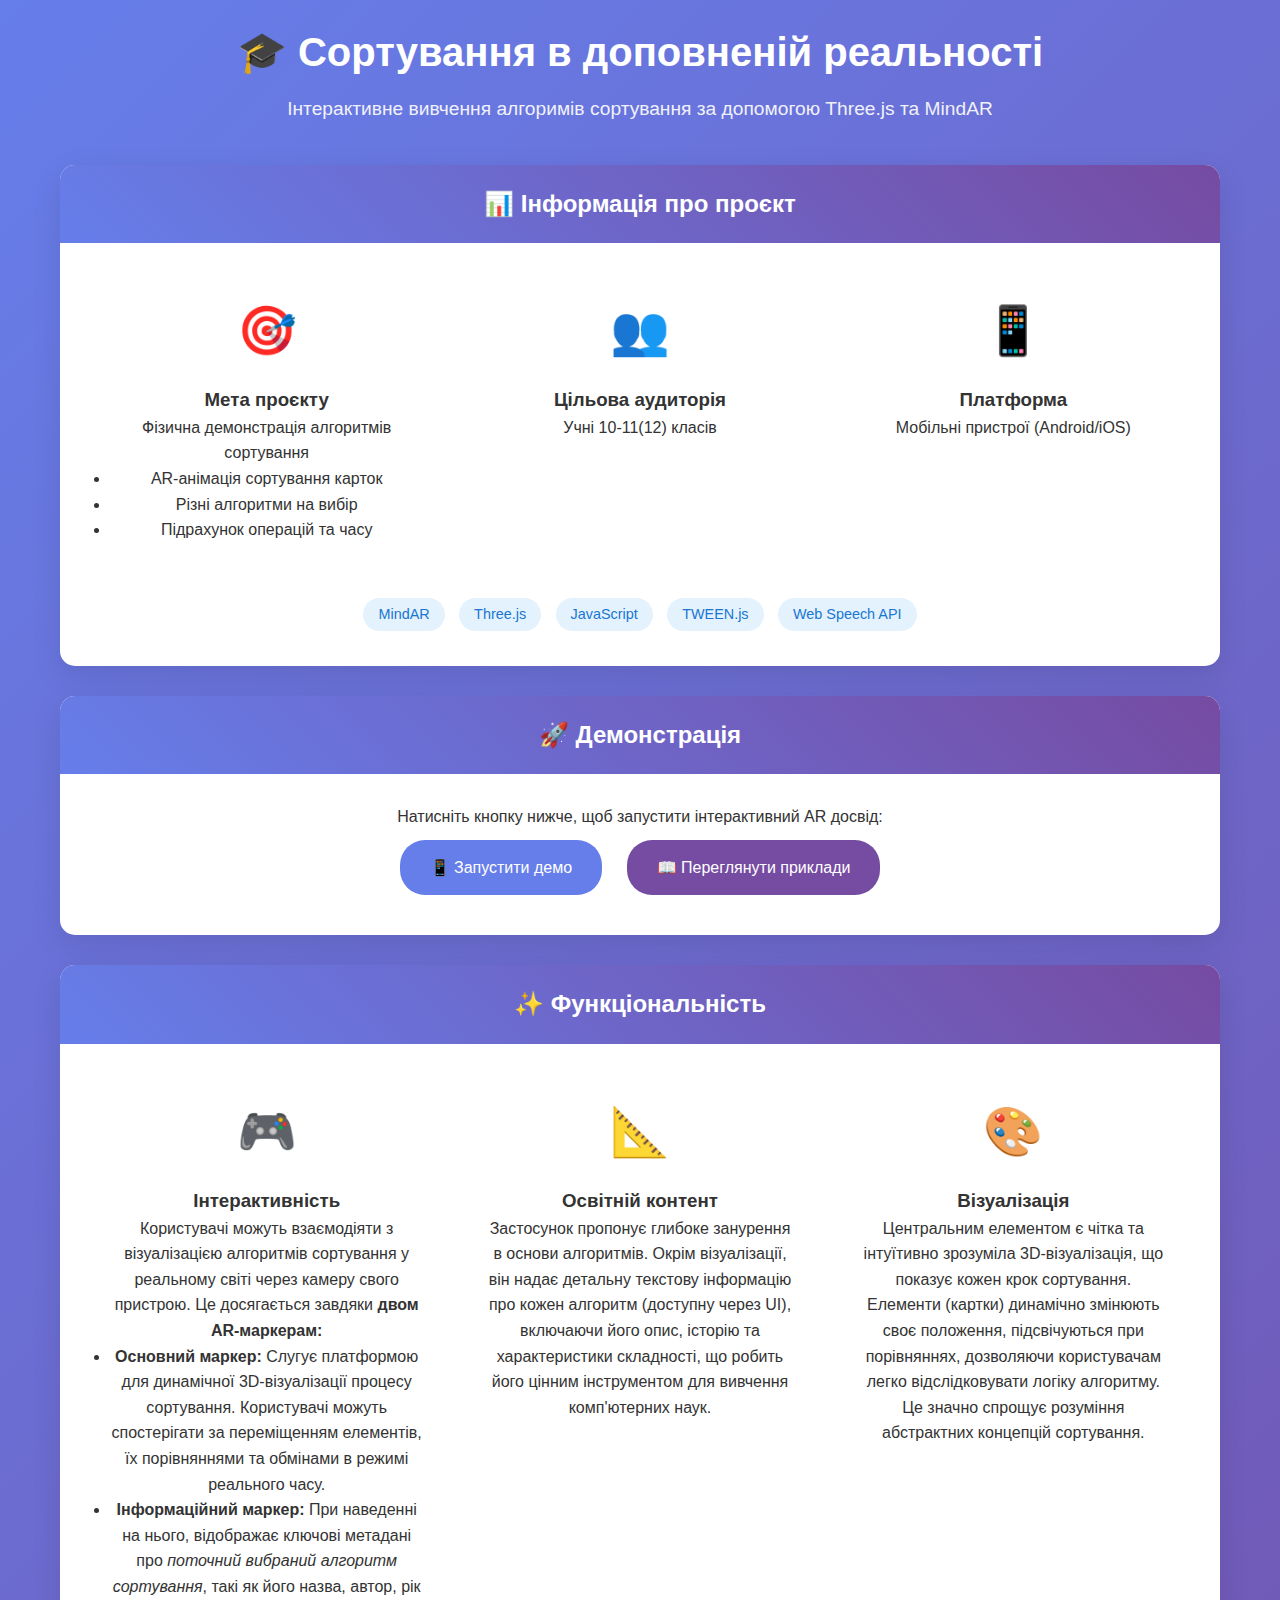
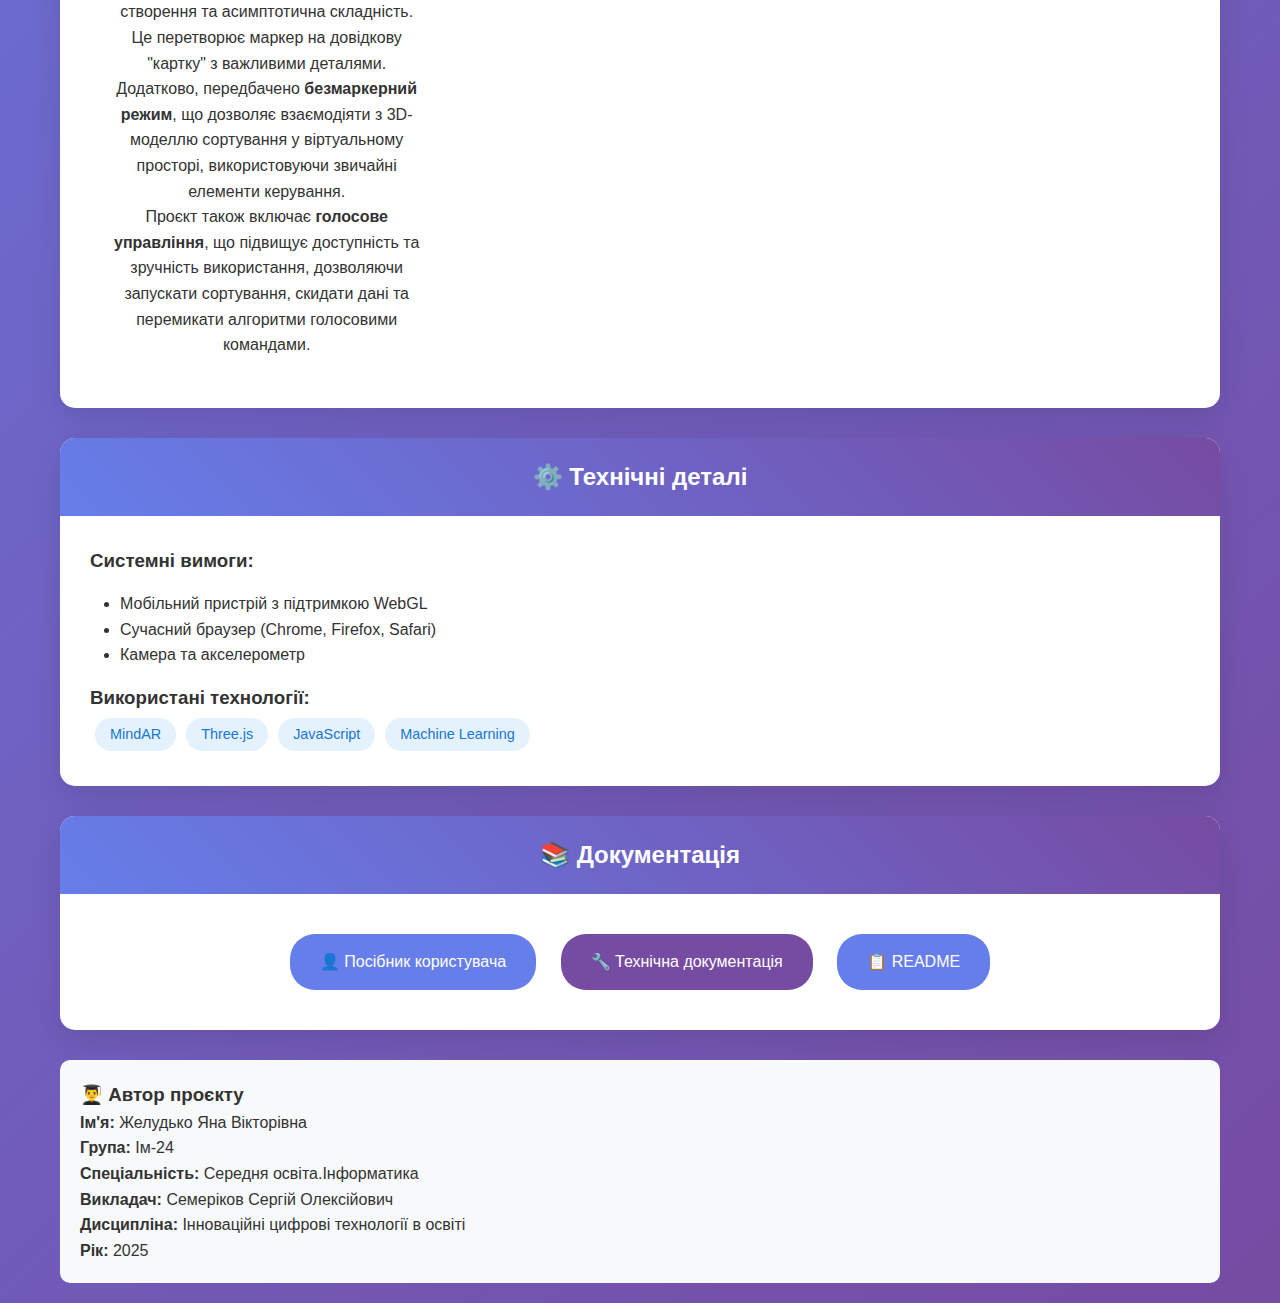
<file: index.html>
<!DOCTYPE html>
<html lang="uk">
<head>
    <meta charset="UTF-8">
    <meta name="viewport" content="width=device-width, initial-scale=1.0">
    <title>Освітній AR проєкт - Сортування</title>
    <link rel="stylesheet" href="style_main.css">
</head>
<body>
    <div class="container">
        <!-- Header -->
        <div class="header">
            <h1>🎓 Сортування в доповненій реальності</h1>
            <p>Інтерактивне вивчення алгоримів сортування за допомогою Three.js та MindAR</p>
        </div>

        <!-- Project Info Card -->
        <div class="card">
            <div class="card-header">
                <h2>📊 Інформація про проєкт</h2>
            </div>
            <div class="card-body">
                <div class="features">
                    <div class="feature">
                        <div class="feature-icon">🎯</div>
                        <h3>Мета проєкту</h3>
                        <p>Фізична демонстрація алгоритмів сортування</p>
                        <ul>
                            <li>AR-анімація сортування карток</li>
                            <li>Різні алгоритми на вибір</li>
                            <li>Підрахунок операцій та часу</li>
                        </ul>
                    </div>
                    <div class="feature">
                        <div class="feature-icon">👥</div>
                        <h3>Цільова аудиторія</h3>
                        <p>Учні 10-11(12) класів</p>
                    </div>
                    <div class="feature">
                        <div class="feature-icon">📱</div>
                        <h3>Платформа</h3>
                        <p>Мобільні пристрої (Android/iOS)</p>
                    </div>
                </div>
                
                <!-- ML Notice for CS students -->
                <div class="ml-notice" id="ml-notice" style="display: none;">
                    🤖 Цей проєкт включає інтеграцію машинного навчання для студентів інформатики
                </div>
                
                <div style="text-align: center; margin-top: 30px;">
                    <span class="tech-badge">MindAR</span>
                    <span class="tech-badge">Three.js</span>
                    <span class="tech-badge">JavaScript</span>
                    <span class="tech-badge">TWEEN.js</span>
                    <span class="tech-badge">Web Speech API</span>
                </div>
            </div>
        </div>

        <!-- Demo Card -->
        <div class="card">
            <div class="card-header">
                <h2>🚀 Демонстрація</h2>
            </div>
            <div class="card-body" style="text-align: center;">
                <p>Натисніть кнопку нижче, щоб запустити інтерактивний AR досвід:</p>
                <a href="demo.html" class="btn">📱 Запустити демо</a>
                <a href="./examples/" class="btn btn-secondary">📖 Переглянути приклади</a>
            </div>
        </div>

        <!-- Features Card -->
        <div class="card">
            <div class="card-header">
                <h2>✨ Функціональність</h2>
            </div>
            <div class="card-body">
                <div class="features">
                    <div class="feature">
                        <div class="feature-icon">🎮</div>
                        <h3>Інтерактивність</h3>
                        <p>Користувачі можуть взаємодіяти з візуалізацією алгоритмів сортування у реальному світі через камеру свого пристрою. Це досягається завдяки <strong>двом AR-маркерам:</strong></p>
                        <ul>
                            <li><strong>Основний маркер:</strong> Слугує платформою для динамічної 3D-візуалізації процесу сортування. Користувачі можуть спостерігати за переміщенням елементів, їх порівняннями та обмінами в режимі реального часу.</li>
                            <li><strong>Інформаційний маркер:</strong> При наведенні на нього, відображає ключові метадані про <em>поточний вибраний алгоритм сортування</em>, такі як його назва, автор, рік створення та асимптотична складність. Це перетворює маркер на довідкову "картку" з важливими деталями.</li>
                        </ul>
                        <p>Додатково, передбачено <strong>безмаркерний режим</strong>, що дозволяє взаємодіяти з 3D-моделлю сортування у віртуальному просторі, використовуючи звичайні елементи керування.</p>
                        <p>Проєкт також включає <strong>голосове управління</strong>, що підвищує доступність та зручність використання, дозволяючи запускати сортування, скидати дані та перемикати алгоритми голосовими командами.</p>
                    </div>
                    <div class="feature">
                        <div class="feature-icon">📐</div>
                        <h3>Освітній контент</h3>
                        <p>Застосунок пропонує глибоке занурення в основи алгоритмів. Окрім візуалізації, він надає детальну текстову інформацію про кожен алгоритм (доступну через UI), включаючи його опис, історію та характеристики складності, що робить його цінним інструментом для вивчення комп'ютерних наук.</p>
                    </div>
                    <div class="feature">
                        <div class="feature-icon">🎨</div>
                        <h3>Візуалізація</h3>
                        <p>Центральним елементом є чітка та інтуїтивно зрозуміла 3D-візуалізація, що показує кожен крок сортування. Елементи (картки) динамічно змінюють своє положення, підсвічуються при порівняннях, дозволяючи користувачам легко відслідковувати логіку алгоритму. Це значно спрощує розуміння абстрактних концепцій сортування.</p>
                    </div>
                </div>
            </div>
        </div>

        <!-- Technical Details Card -->
        <div class="card">
            <div class="card-header">
                <h2>⚙️ Технічні деталі</h2>
            </div>
            <div class="card-body">
                <h3>Системні вимоги:</h3>
                <ul style="margin: 15px 0; padding-left: 30px;">
                    <li>Мобільний пристрій з підтримкою WebGL</li>
                    <li>Сучасний браузер (Chrome, Firefox, Safari)</li>
                    <li>Камера та акселерометр</li>
                    <li id="ar-requirements" style="display: none;">Підтримка WebXR або ARCore/ARKit</li>
                </ul>
                
                <h3>Використані технології:</h3>
                <div id="tech-list">
                    <!-- Динамічно заповнюється JavaScript -->
                     <script>
                        document.addEventListener('DOMContentLoaded', function() {
                            // Отримуємо елемент, в який будемо додавати технології
                            const techList = document.getElementById('tech-list');

                            // Масив з назвами технологій, які використовуються в проєкті
                            const technologies = ['MindAR', 'Three.js', 'JavaScript'];
                            
                            // Якщо у проєкті використовується ML, можна додати ще:
                            technologies.push('Machine Learning');
                            
                            // Для кожної технології створюємо елемент <span> з класом tech-badge та додаємо його у блок
                            technologies.forEach(function(tech) {
                                const badge = document.createElement('span');
                                badge.className = 'tech-badge';
                                badge.textContent = tech;
                                techList.appendChild(badge);
                            });
                        });
                    </script>

                </div>
            </div>
        </div>

        <!-- Documentation Card -->
        <div class="card">
            <div class="card-header">
                <h2>📚 Документація</h2>
            </div>
            <div class="card-body" style="text-align: center;">
                <a href="user-guide.html" class="btn">👤 Посібник користувача</a>
                <a href="technical-docs.html" class="btn btn-secondary">🔧 Технічна документація</a>
                <a href="README.md" class="btn">📋 README</a>
            </div>
        </div>

        <!-- Author Info -->
        <div class="author-info">
            <h3>👨‍🎓 Автор проєкту</h3>
            <p><strong>Ім'я:</strong> Желудько Яна Вікторівна</p>
            <p><strong>Група:</strong> Ім-24</p>
            <p><strong>Спеціальність:</strong> Середня освіта.Інформатика</p>
            <p><strong>Викладач:</strong> Семеріков Сергій Олексійович</p>
            <p><strong>Дисципліна:</strong> Інноваційні цифрові технології в освіті</p>
            <p><strong>Рік:</strong> 2025</p>
        </div>
    </div>

    <script>
        // Визначення типу проєкту та налаштування інтерфейсу
        const projectType = '[AR_MARKER]'; // Встановлюється згідно завдання
        const isCSStudent = '[true]'; // true для студентів інформатики
        
        // Налаштування інтерфейсу залежно від типу проєкту
        document.addEventListener('DOMContentLoaded', function() {
            setupProjectInterface(projectType, isCSStudent === 'true');
        });
        
        function setupProjectInterface(type, includeML) {
            const techList = document.getElementById('tech-list');
            const mlNotice = document.getElementById('ml-notice');
            const mlBadge = document.getElementById('ml-badge');
            const arRequirements = document.getElementById('ar-requirements');
            
            let technologies = [];
            
            switch(type) {
                case 'VR':
                    technologies = ['A-Frame', 'Three.js', 'WebGL', 'WebVR'];
                    break;
                case 'AR_MARKER':
                    technologies = ['MindAR', 'AR.js', 'Three.js', 'WebRTC'];
                    arRequirements.style.display = 'list-item';
                    break;
                case 'AR_MARKERLESS':
                    technologies = ['WebXR', 'Three.js', 'WebGL', 'ARCore/ARKit'];
                    arRequirements.style.display = 'list-item';
                    break;
            }
            
            if (includeML) {
                technologies.push('TensorFlow.js', 'Machine Learning');
                mlNotice.style.display = 'block';
                mlBadge.style.display = 'inline-block';
            }
            
            technologies.forEach(tech => {
                const badge = document.createElement('span');
                badge.className = 'tech-badge';
                badge.textContent = tech;
                techList.appendChild(badge);
            });
        }
    </script>
</body>
</html>
</file>
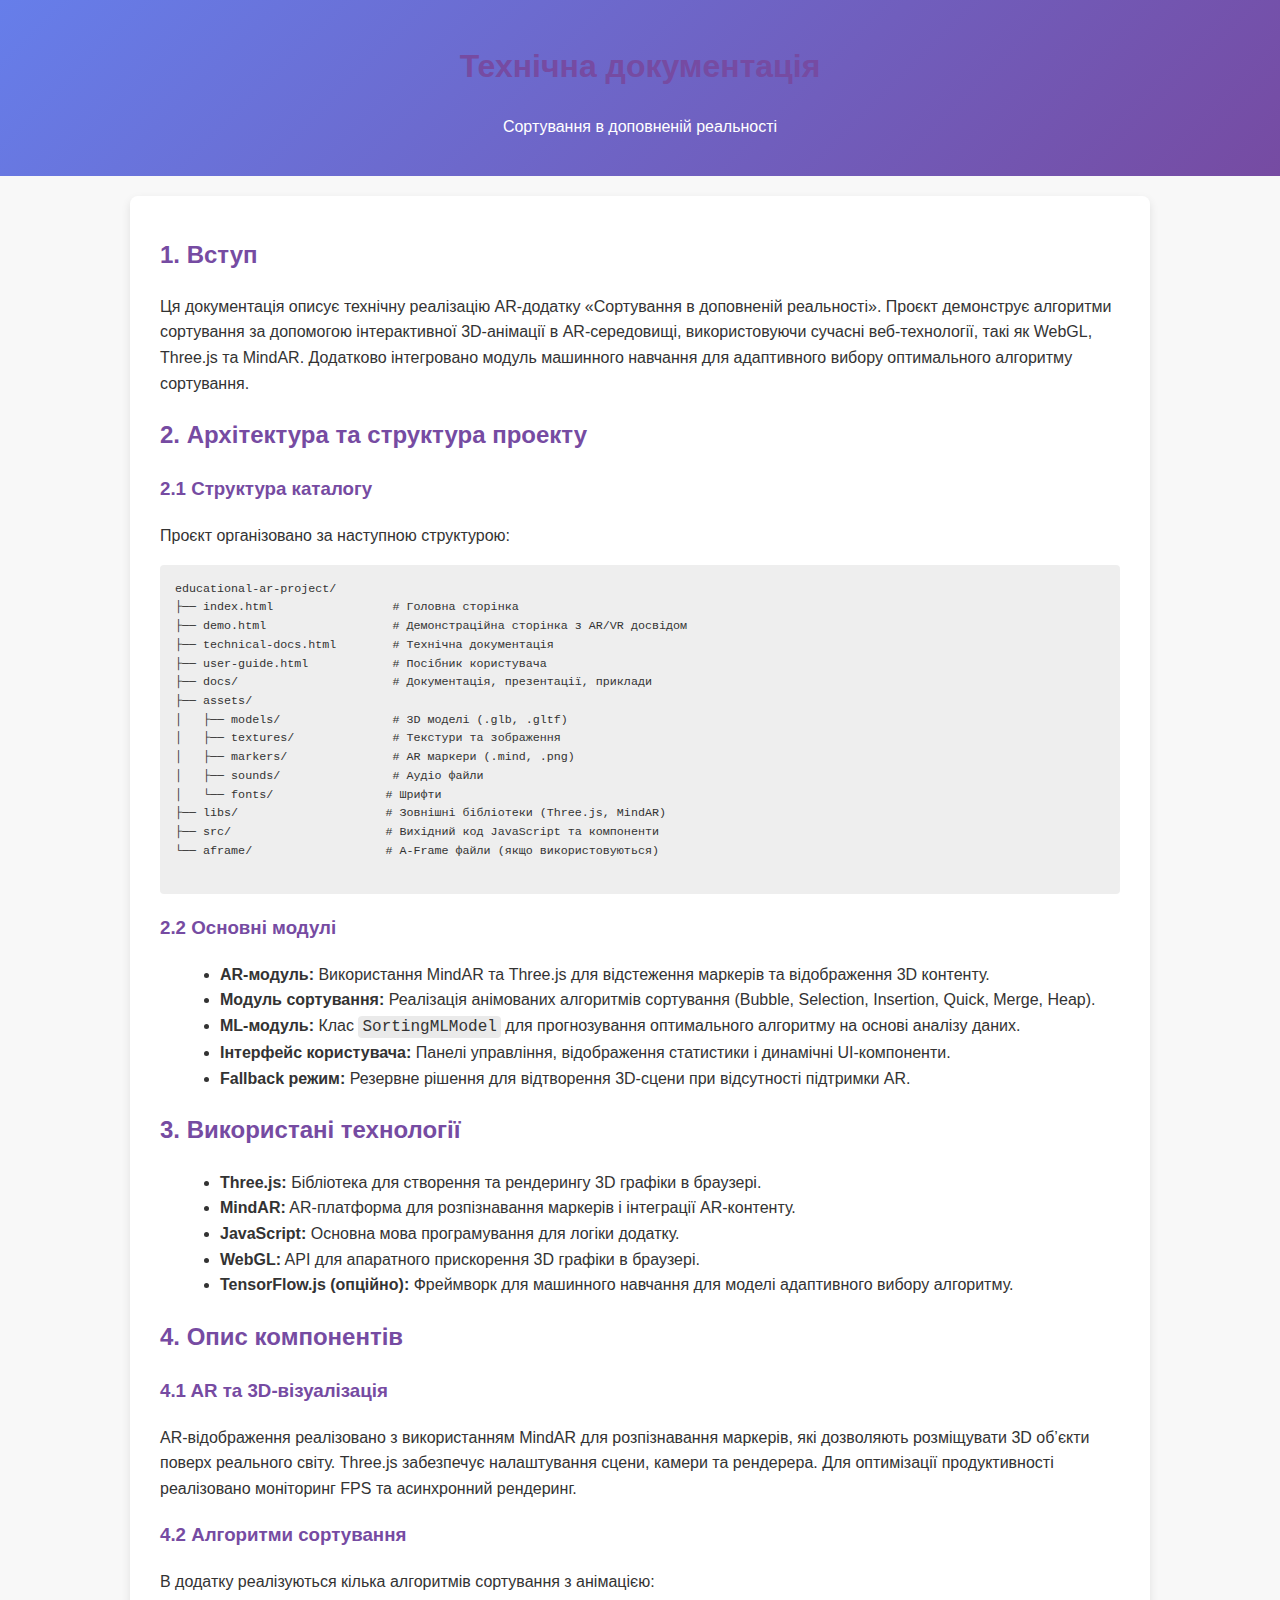
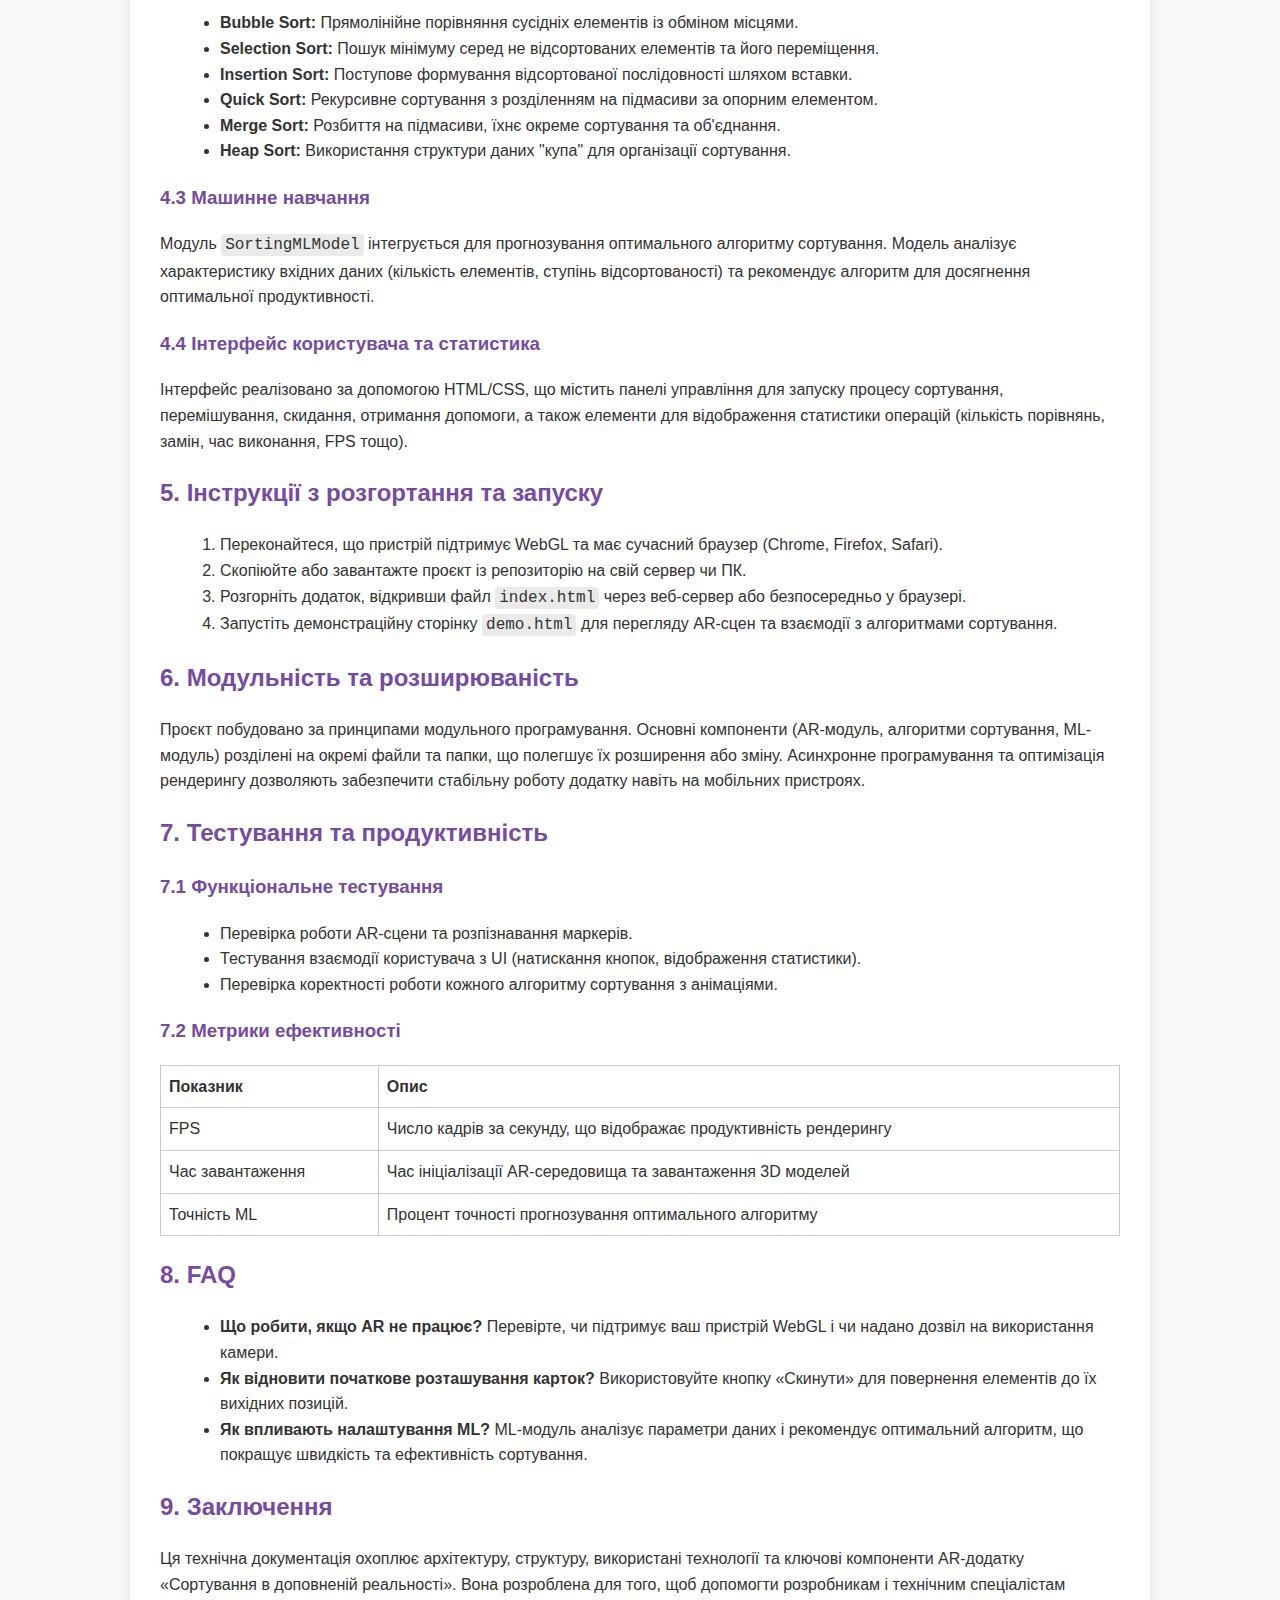
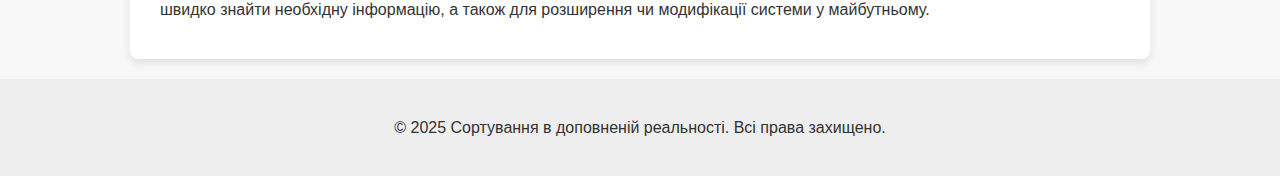
<file: technical-docs.html>
<!DOCTYPE html>
<html lang="uk">
<head>
  <meta charset="UTF-8">
  <meta name="viewport" content="width=device-width, initial-scale=1.0">
  <title>Технічна документація - Сортування в доповненій реальності</title>
  <link rel="stylesheet" href="style_docs.css">
</head>
<body>
  <header>
    <h1>Технічна документація</h1>
    <p>Сортування в доповненій реальності</p>
  </header>
  
  <div class="container">
    <!-- 1. Вступ -->
    <section id="introduction">
      <h2>1. Вступ</h2>
      <p>Ця документація описує технічну реалізацію AR-додатку «Сортування в доповненій реальності». Проєкт демонструє алгоритми сортування за допомогою інтерактивної 3D-анімації в AR-середовищі, використовуючи сучасні веб-технології, такі як WebGL, Three.js та MindAR. Додатково інтегровано модуль машинного навчання для адаптивного вибору оптимального алгоритму сортування.</p>
    </section>
    
    <!-- 2. Архітектура та структура проекту -->
    <section id="architecture">
      <h2>2. Архітектура та структура проекту</h2>
      <h3>2.1 Структура каталогу</h3>
      <p>Проєкт організовано за наступною структурою:</p>
      <pre>
educational-ar-project/
├── index.html                 # Головна сторінка
├── demo.html                  # Демонстраційна сторінка з AR/VR досвідом
├── technical-docs.html        # Технічна документація
├── user-guide.html            # Посібник користувача
├── docs/                      # Документація, презентації, приклади
├── assets/
│   ├── models/                # 3D моделі (.glb, .gltf)
│   ├── textures/              # Текстури та зображення
│   ├── markers/               # AR маркери (.mind, .png)
│   ├── sounds/                # Аудіо файли
│   └── fonts/                # Шрифти
├── libs/                     # Зовнішні бібліотеки (Three.js, MindAR)
├── src/                      # Вихідний код JavaScript та компоненти
└── aframe/                   # A-Frame файли (якщо використовуються)
      </pre>
      
      <h3>2.2 Основні модулі</h3>
      <ul>
        <li><strong>AR-модуль:</strong> Використання MindAR та Three.js для відстеження маркерів та відображення 3D контенту.</li>
        <li><strong>Модуль сортування:</strong> Реалізація анімованих алгоритмів сортування (Bubble, Selection, Insertion, Quick, Merge, Heap).</li>
        <li><strong>ML-модуль:</strong> Клас <code>SortingMLModel</code> для прогнозування оптимального алгоритму на основі аналізу даних.</li>
        <li><strong>Інтерфейс користувача:</strong> Панелі управління, відображення статистики і динамічні UI-компоненти.</li>
        <li><strong>Fallback режим:</strong> Резервне рішення для відтворення 3D-сцени при відсутності підтримки AR.</li>
      </ul>
    </section>
    
    <!-- 3. Використані технології -->
    <section id="technologies">
      <h2>3. Використані технології</h2>
      <ul>
        <li><strong>Three.js:</strong> Бібліотека для створення та рендерингу 3D графіки в браузері.</li>
        <li><strong>MindAR:</strong> AR-платформа для розпізнавання маркерів і інтеграції AR-контенту.</li>
        <li><strong>JavaScript:</strong> Основна мова програмування для логіки додатку.</li>
        <li><strong>WebGL:</strong> API для апаратного прискорення 3D графіки в браузері.</li>
        <li><strong>TensorFlow.js (опційно):</strong> Фреймворк для машинного навчання для моделі адаптивного вибору алгоритму.</li>
      </ul>
    </section>
    
    <!-- 4. Опис компонентів -->
    <section id="components">
      <h2>4. Опис компонентів</h2>
      
      <h3>4.1 AR та 3D-візуалізація</h3>
      <p>AR-відображення реалізовано з використанням MindAR для розпізнавання маркерів, які дозволяють розміщувати 3D об’єкти поверх реального світу. Three.js забезпечує налаштування сцени, камери та рендерера. Для оптимізації продуктивності реалізовано моніторинг FPS та асинхронний рендеринг.</p>
      
      <h3>4.2 Алгоритми сортування</h3>
      <p>В додатку реалізуються кілька алгоритмів сортування з анімацією:</p>
      <ul>
        <li><strong>Bubble Sort:</strong> Прямолінійне порівняння сусідніх елементів із обміном місцями.</li>
        <li><strong>Selection Sort:</strong> Пошук мінімуму серед не відсортованих елементів та його переміщення.</li>
        <li><strong>Insertion Sort:</strong> Поступове формування відсортованої послідовності шляхом вставки.</li>
        <li><strong>Quick Sort:</strong> Рекурсивне сортування з розділенням на підмасиви за опорним елементом.</li>
        <li><strong>Merge Sort:</strong> Розбиття на підмасиви, їхнє окреме сортування та об'єднання.</li>
        <li><strong>Heap Sort:</strong> Використання структури даних "купа" для організації сортування.</li>
      </ul>
      
      <h3>4.3 Машинне навчання</h3>
      <p>Модуль <code>SortingMLModel</code> інтегрується для прогнозування оптимального алгоритму сортування. Модель аналізує характеристику вхідних даних (кількість елементів, ступінь відсортованості) та рекомендує алгоритм для досягнення оптимальної продуктивності.</p>
      
      <h3>4.4 Інтерфейс користувача та статистика</h3>
      <p>Інтерфейс реалізовано за допомогою HTML/CSS, що містить панелі управління для запуску процесу сортування, перемішування, скидання, отримання допомоги, а також елементи для відображення статистики операцій (кількість порівнянь, замін, час виконання, FPS тощо).</p>
    </section>
    
    <!-- 5. Інструкції з розгортання та запуску -->
    <section id="installation">
      <h2>5. Інструкції з розгортання та запуску</h2>
      <ol>
        <li>Переконайтеся, що пристрій підтримує WebGL та має сучасний браузер (Chrome, Firefox, Safari).</li>
        <li>Скопіюйте або завантажте проєкт із репозиторію на свій сервер чи ПК.</li>
        <li>Розгорніть додаток, відкривши файл <code>index.html</code> через веб-сервер або безпосередньо у браузері.</li>
        <li>Запустіть демонстраційну сторінку <code>demo.html</code> для перегляду AR-сцен та взаємодії з алгоритмами сортування.</li>
      </ol>
    </section>
    
    <!-- 6. Модульність та розширюваність -->
    <section id="modularity">
      <h2>6. Модульність та розширюваність</h2>
      <p>Проєкт побудовано за принципами модульного програмування. Основні компоненти (AR-модуль, алгоритми сортування, ML-модуль) розділені на окремі файли та папки, що полегшує їх розширення або зміну. Асинхронне програмування та оптимізація рендерингу дозволяють забезпечити стабільну роботу додатку навіть на мобільних пристроях.</p>
    </section>
    
    <!-- 7. Тестування та продуктивність -->
    <section id="testing">
      <h2>7. Тестування та продуктивність</h2>
      <h3>7.1 Функціональне тестування</h3>
      <ul>
        <li>Перевірка роботи AR-сцени та розпізнавання маркерів.</li>
        <li>Тестування взаємодії користувача з UI (натискання кнопок, відображення статистики).</li>
        <li>Перевірка коректності роботи кожного алгоритму сортування з анімаціями.</li>
      </ul>
      <h3>7.2 Метрики ефективності</h3>
      <table>
        <thead>
          <tr>
            <th>Показник</th>
            <th>Опис</th>
          </tr>
        </thead>
        <tbody>
          <tr>
            <td>FPS</td>
            <td>Число кадрів за секунду, що відображає продуктивність рендерингу</td>
          </tr>
          <tr>
            <td>Час завантаження</td>
            <td>Час ініціалізації AR-середовища та завантаження 3D моделей</td>
          </tr>
          <tr>
            <td>Точність ML</td>
            <td>Процент точності прогнозування оптимального алгоритму</td>
          </tr>
        </tbody>
      </table>
    </section>
    
    <!-- 8. FAQ -->
    <section id="faq">
      <h2>8. FAQ</h2>
      <ul>
        <li><strong>Що робити, якщо AR не працює?</strong> Перевірте, чи підтримує ваш пристрій WebGL і чи надано дозвіл на використання камери.</li>
        <li><strong>Як відновити початкове розташування карток?</strong> Використовуйте кнопку «Скинути» для повернення елементів до їх вихідних позицій.</li>
        <li><strong>Як впливають налаштування ML?</strong> ML-модуль аналізує параметри даних і рекомендує оптимальний алгоритм, що покращує швидкість та ефективність сортування.</li>
      </ul>
    </section>
    
    <!-- 9. Заключення -->
    <section id="conclusion">
      <h2>9. Заключення</h2>
      <p>Ця технічна документація охоплює архітектуру, структуру, використані технології та ключові компоненти AR-додатку «Сортування в доповненій реальності». Вона розроблена для того, щоб допомогти розробникам і технічним спеціалістам швидко знайти необхідну інформацію, а також для розширення чи модифікації системи у майбутньому.</p>
    </section>
    
  </div>
  
  <footer>
    <p>&copy; 2025 Сортування в доповненій реальності. Всі права захищено.</p>
  </footer>
</body>
</html>
</file>
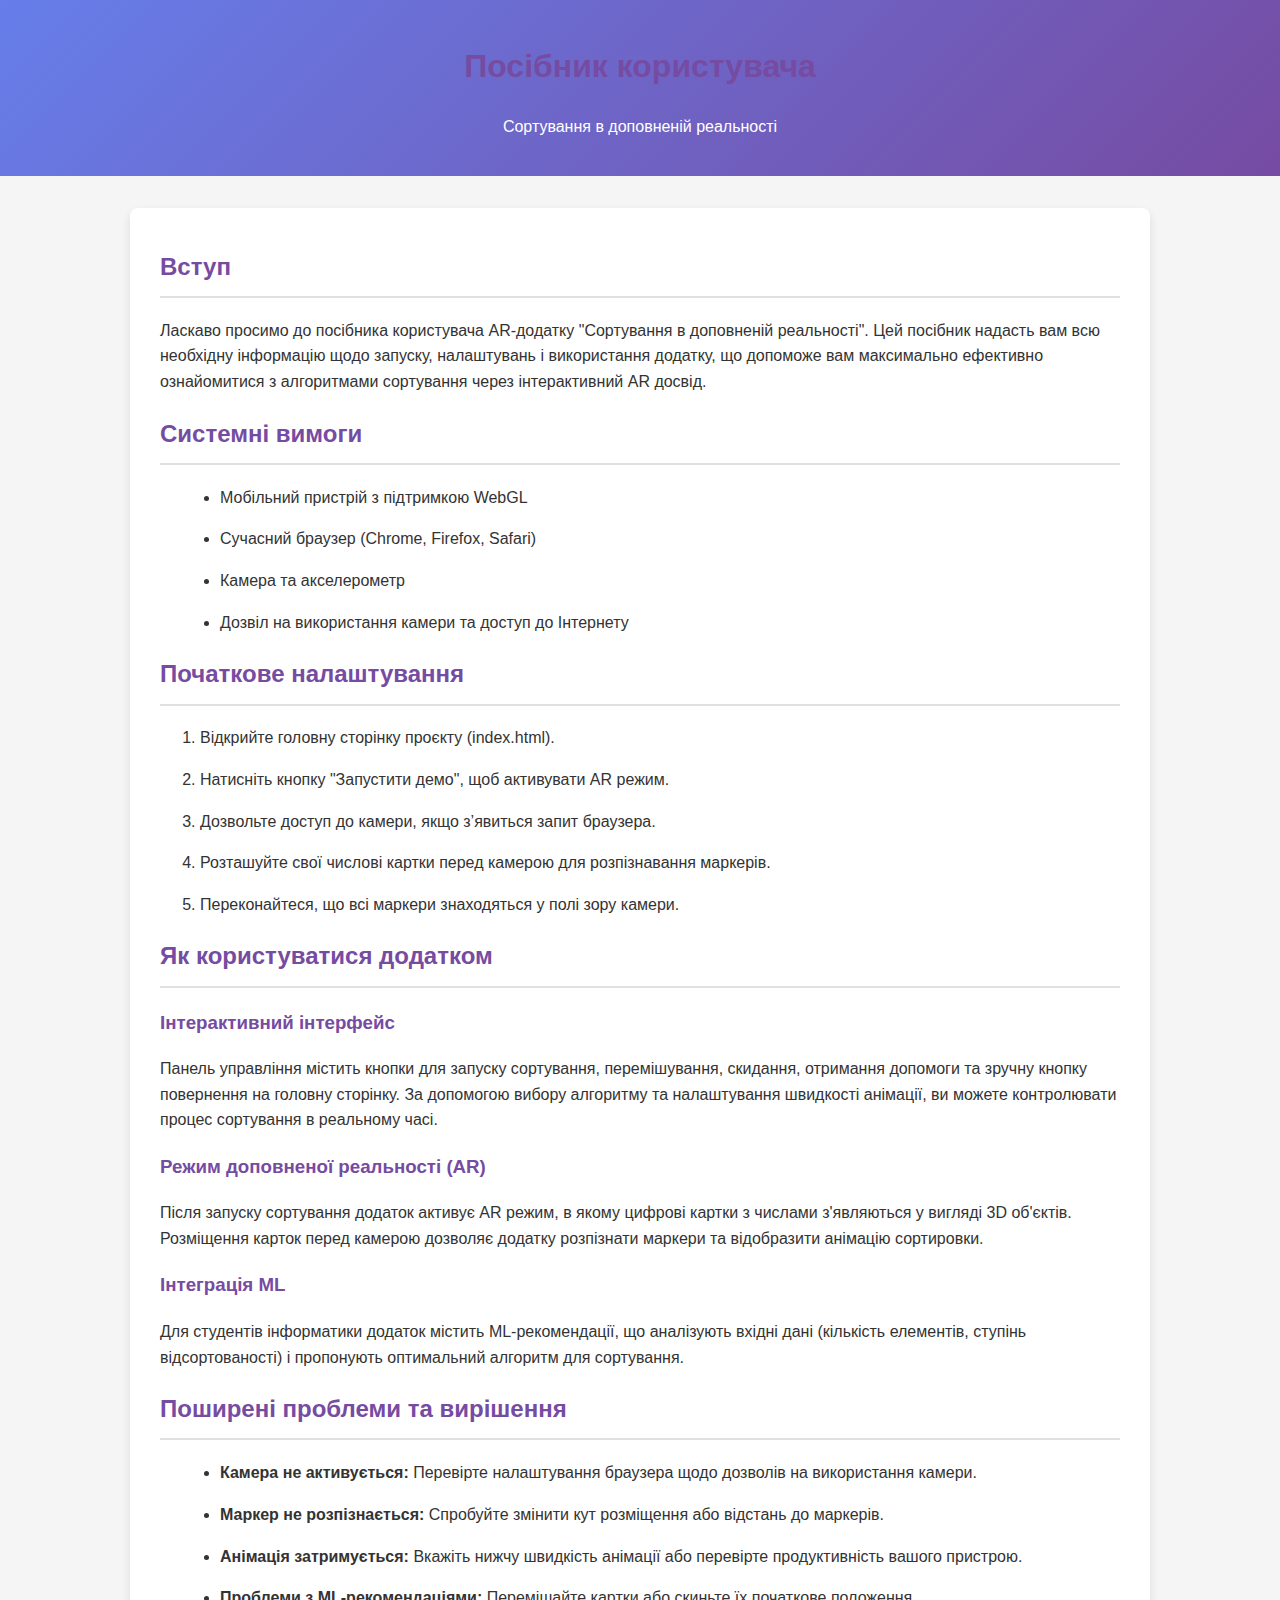
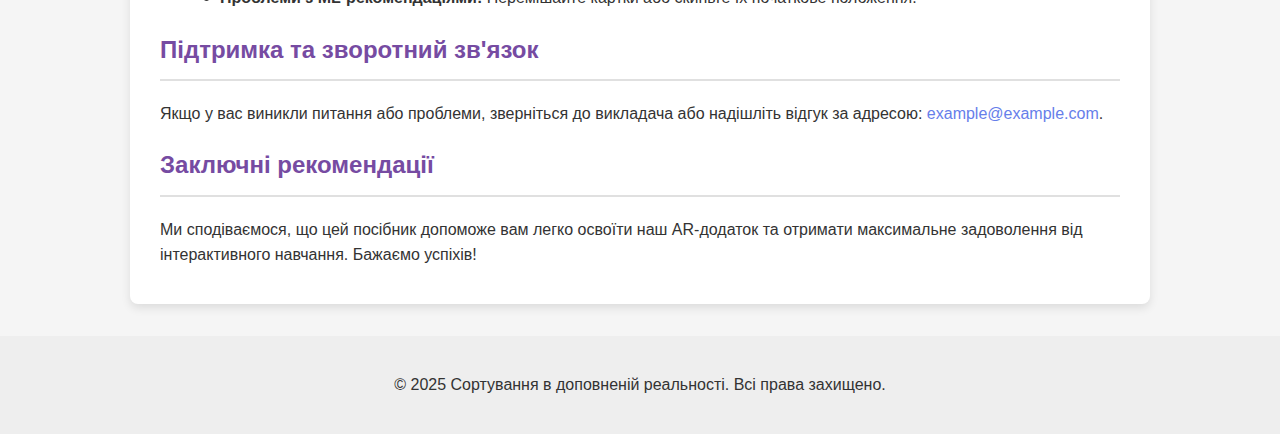
<file: user-guide.html>
<!DOCTYPE html>
<html lang="uk">
<head>
    <meta charset="UTF-8">
    <meta name="viewport" content="width=device-width, initial-scale=1.0">
    <title>Посібник користувача - Сортування в доповненій реальності</title>
    <link rel="stylesheet" href="style_guide.css">
</head>
<body>
    <header>
        <h1>Посібник користувача</h1>
        <p>Сортування в доповненій реальності</p>
    </header>
    <div class="container">
        <!-- Розділ 1. Вступ -->
        <section id="introduction">
            <h2>Вступ</h2>
            <p>Ласкаво просимо до посібника користувача AR-додатку "Сортування в доповненій реальності". Цей посібник надасть вам всю необхідну інформацію щодо запуску, налаштувань і використання додатку, що допоможе вам максимально ефективно ознайомитися з алгоритмами сортування через інтерактивний AR досвід.</p>
        </section>

        <!-- Розділ 2. Системні вимоги -->
        <section id="requirements">
            <h2>Системні вимоги</h2>
            <ul>
                <li>Мобільний пристрій з підтримкою WebGL</li>
                <li>Сучасний браузер (Chrome, Firefox, Safari)</li>
                <li>Камера та акселерометр</li>
                <li>Дозвіл на використання камери та доступ до Інтернету</li>
            </ul>
        </section>

        <!-- Розділ 3. Початкове налаштування -->
        <section id="setup">
            <h2>Початкове налаштування</h2>
            <ol>
                <li>Відкрийте головну сторінку проєкту (index.html).</li>
                <li>Натисніть кнопку "Запустити демо", щоб активувати AR режим.</li>
                <li>Дозвольте доступ до камери, якщо з’явиться запит браузера.</li>
                <li>Розташуйте свої числові картки перед камерою для розпізнавання маркерів.</li>
                <li>Переконайтеся, що всі маркери знаходяться у полі зору камери.</li>
            </ol>
        </section>

        <!-- Розділ 4. Як користуватися додатком -->
        <section id="usage">
            <h2>Як користуватися додатком</h2>
            <h3>Інтерактивний інтерфейс</h3>
            <p>Панель управління містить кнопки для запуску сортування, перемішування, скидання, отримання допомоги та зручну кнопку повернення на головну сторінку. За допомогою вибору алгоритму та налаштування швидкості анімації, ви можете контролювати процес сортування в реальному часі.</p>
            
            <h3>Режим доповненої реальності (AR)</h3>
            <p>Після запуску сортування додаток активує AR режим, в якому цифрові картки з числами з'являються у вигляді 3D об'єктів. Розміщення карток перед камерою дозволяє додатку розпізнати маркери та відобразити анімацію сортировки.</p>
            
            <h3>Інтеграція ML</h3>
            <p>Для студентів інформатики додаток містить ML-рекомендації, що аналізують вхідні дані (кількість елементів, ступінь відсортованості) і пропонують оптимальний алгоритм для сортування.</p>
        </section>

        <!-- Розділ 5. Поширені проблеми та вирішення -->
        <section id="troubleshooting">
            <h2>Поширені проблеми та вирішення</h2>
            <ul>
                <li>
                    <strong>Камера не активується:</strong> Перевірте налаштування браузера щодо дозволів на використання камери.
                </li>
                <li>
                    <strong>Маркер не розпізнається:</strong> Спробуйте змінити кут розміщення або відстань до маркерів.
                </li>
                <li>
                    <strong>Анімація затримується:</strong> Вкажіть нижчу швидкість анімації або перевірте продуктивність вашого пристрою.
                </li>
                <li>
                    <strong>Проблеми з ML-рекомендаціями:</strong> Перемішайте картки або скиньте їх початкове положення.
                </li>
            </ul>
        </section>

        <!-- Розділ 6. Підтримка та зворотний зв'язок -->
        <section id="support">
            <h2>Підтримка та зворотний зв'язок</h2>
            <p>Якщо у вас виникли питання або проблеми, зверніться до викладача або надішліть відгук за адресою: <a href="mailto:example@example.com">example@example.com</a>.</p>
        </section>

        <!-- Розділ 7. Заключні рекомендації -->
        <section id="conclusion">
            <h2>Заключні рекомендації</h2>
            <p>Ми сподіваємося, що цей посібник допоможе вам легко освоїти наш AR-додаток та отримати максимальне задоволення від інтерактивного навчання. Бажаємо успіхів!</p>
        </section>
    </div>
    
    <footer>
        <p>&copy; 2025 Сортування в доповненій реальності. Всі права захищено.</p>
    </footer>
</body>
</html>
</file>
<file: style_main.css>
* { margin: 0; padding: 0; box-sizing: border-box; }
body { 
    font-family: 'Segoe UI', Tahoma, Geneva, Verdana, sans-serif; 
    line-height: 1.6; background: linear-gradient(135deg, #667eea 0%, #764ba2 100%);
    min-height: 100vh; color: #333;
}
.container { max-width: 1200px; margin: 0 auto; padding: 20px; }
.header { text-align: center; color: white; margin-bottom: 40px; }
.header h1 { font-size: 2.5rem; margin-bottom: 10px; }
.header p { font-size: 1.2rem; opacity: 0.9; }
.card { 
    background: white; border-radius: 15px; box-shadow: 0 10px 30px rgba(0,0,0,0.1);
    margin-bottom: 30px; overflow: hidden; transition: transform 0.3s ease;
}
.card:hover { transform: translateY(-5px); }
.card-header { 
    background: linear-gradient(45deg, #667eea, #764ba2);
    color: white; padding: 20px; text-align: center;
}
.card-body { padding: 30px; }
.tech-badge { 
    display: inline-block; background: #e3f2fd; color: #1976d2;
    padding: 5px 15px; border-radius: 20px; margin: 5px;
    font-size: 0.9rem;
}
.btn { 
    display: inline-block; padding: 15px 30px; background: #667eea;
    color: white; text-decoration: none; border-radius: 25px;
    transition: background 0.3s ease; margin: 10px;
}
.btn:hover { background: #5a67d8; }
.btn-secondary { background: #764ba2; }
.btn-secondary:hover { background: #6b4c96; }
.features { display: grid; grid-template-columns: repeat(auto-fit, minmax(300px, 1fr)); gap: 20px; }
.feature { text-align: center; padding: 20px; }
.feature-icon { font-size: 3rem; margin-bottom: 15px; }
.author-info { background: #f8f9fa; padding: 20px; border-radius: 10px; margin-top: 30px; }
.ml-notice { 
    background: linear-gradient(45deg, #ff6b6b, #ffa500);
    color: white; padding: 15px; border-radius: 10px; margin: 20px 0;
    text-align: center; font-weight: bold;
}
</file>
<file: style_docs.css>
body {
    font-family: 'Segoe UI', Tahoma, Geneva, Verdana, sans-serif;
    background: #f8f8f8;
    color: #333;
    line-height: 1.6;
    margin: 0;
    padding: 0;
}
header {
    background: linear-gradient(135deg, #667eea, #764ba2);
    color: #fff;
    padding: 20px;
    text-align: center;
}
.container {
    max-width: 960px;
    margin: 20px auto;
    background: #fff;
    padding: 20px 30px;
    border-radius: 8px;
    box-shadow: 0 4px 10px rgba(0, 0, 0, 0.1);
}
h1, h2, h3, h4 {
    color: #764ba2;
}
ul, ol {
    margin-left: 20px;
}
pre {
    background: #eee;
    padding: 15px;
    border-radius: 4px;
    overflow-x: auto;
    font-size: 0.9em;
}
table {
    width: 100%;
    border-collapse: collapse;
    margin: 1rem 0;
}
table, th, td {
    border: 1px solid #ccc;
}
th, td {
    padding: 8px;
    text-align: left;
}
code {
    background: #eaeaea;
    padding: 2px 4px;
    border-radius: 4px;
    font-family: Consolas, 'Courier New', monospace;
}
footer {
    text-align: center;
    margin-top: 20px;
    padding: 20px 0;
    background: #eee;
}
a {
    color: #667eea;
    text-decoration: none;
}
a:hover {
    text-decoration: underline;
}
</file>
<file: style_guide.css>
/* Загальні стилі */
body {
    font-family: 'Segoe UI', Tahoma, Geneva, Verdana, sans-serif;
    margin: 0;
    padding: 0;
    background: #f5f5f5;
    color: #333;
    line-height: 1.6;
}
header {
    background: linear-gradient(135deg, #667eea, #764ba2);
    color: #fff;
    padding: 20px;
    text-align: center;
}
.container {
    max-width: 960px;
    margin: 2rem auto;
    background: #fff;
    padding: 20px 30px;
    border-radius: 8px;
    box-shadow: 0 4px 10px rgba(0, 0, 0, 0.1);
}
h1, h2, h3 {
    color: #764ba2;
}
h2 {
    border-bottom: 2px solid #e0e0e0;
    padding-bottom: 10px;
}
p, li {
    margin-bottom: 1rem;
}
ul {
    list-style: disc;
    margin-left: 20px;
}
footer {
    text-align: center;
    margin-top: 20px;
    padding: 20px 0;
    background: #eee;
}
a {
    color: #667eea;
    text-decoration: none;
}
a:hover {
    text-decoration: underline;
}
</file>
